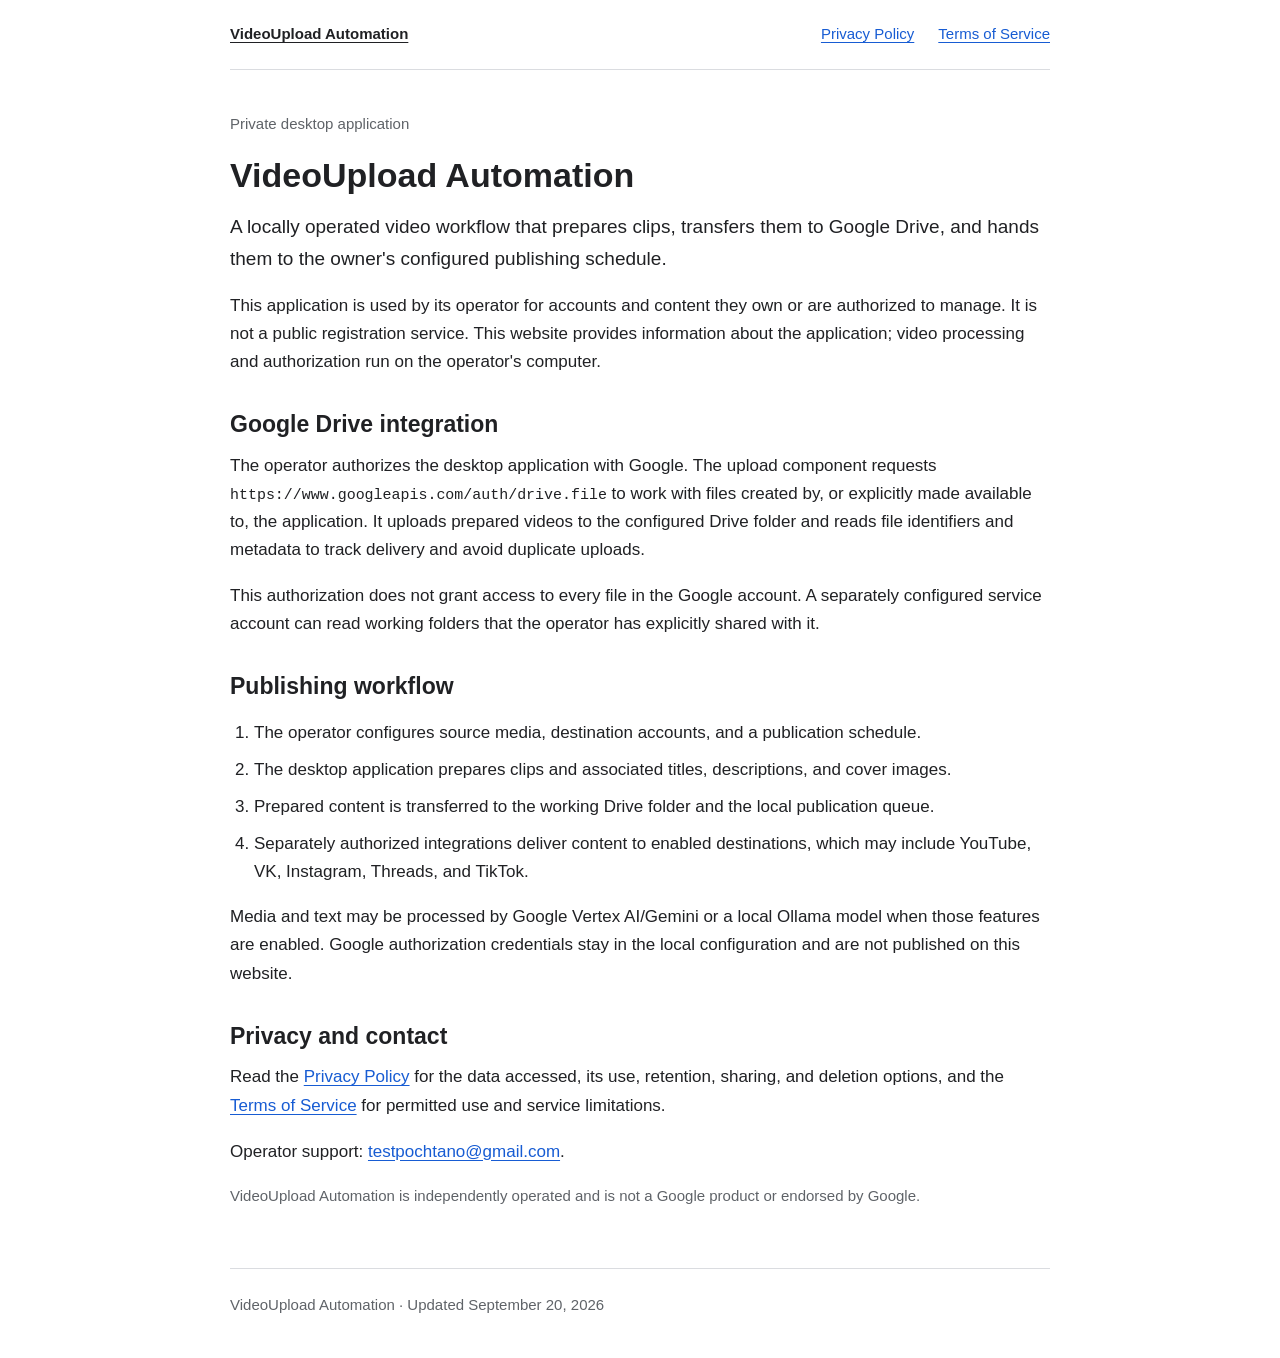
<file: drive/index.html>
<!doctype html>
<html lang="en">
<head>
  <meta charset="utf-8">
  <meta name="viewport" content="width=device-width, initial-scale=1">
  <meta name="description" content="VideoUpload Automation: a private desktop workflow for preparing video content and transferring it to the owner's Google Drive publishing queue.">
  <meta name="referrer" content="no-referrer">
  <title>VideoUpload Automation</title>
  <link rel="stylesheet" href="style.css">
</head>
<body>
  <header><nav aria-label="Main navigation"><a href="./" aria-current="page">VideoUpload Automation</a><a href="privacy.html">Privacy Policy</a><a href="terms.html">Terms of Service</a></nav></header>
  <main>
    <p class="meta">Private desktop application</p>
    <h1>VideoUpload Automation</h1>
    <p class="lead">A locally operated video workflow that prepares clips, transfers them to Google Drive, and hands them to the owner's configured publishing schedule.</p>
    <p>This application is used by its operator for accounts and content they own or are authorized to manage. It is not a public registration service. This website provides information about the application; video processing and authorization run on the operator's computer.</p>

    <h2>Google Drive integration</h2>
    <p>The operator authorizes the desktop application with Google. The upload component requests <code>https://www.googleapis.com/auth/drive.file</code> to work with files created by, or explicitly made available to, the application. It uploads prepared videos to the configured Drive folder and reads file identifiers and metadata to track delivery and avoid duplicate uploads.</p>
    <p>This authorization does not grant access to every file in the Google account. A separately configured service account can read working folders that the operator has explicitly shared with it.</p>

    <h2>Publishing workflow</h2>
    <ol>
      <li>The operator configures source media, destination accounts, and a publication schedule.</li>
      <li>The desktop application prepares clips and associated titles, descriptions, and cover images.</li>
      <li>Prepared content is transferred to the working Drive folder and the local publication queue.</li>
      <li>Separately authorized integrations deliver content to enabled destinations, which may include YouTube, VK, Instagram, Threads, and TikTok.</li>
    </ol>
    <p>Media and text may be processed by Google Vertex AI/Gemini or a local Ollama model when those features are enabled. Google authorization credentials stay in the local configuration and are not published on this website.</p>

    <h2>Privacy and contact</h2>
    <p>Read the <a href="privacy.html">Privacy Policy</a> for the data accessed, its use, retention, sharing, and deletion options, and the <a href="terms.html">Terms of Service</a> for permitted use and service limitations.</p>
    <p>Operator support: <a href="mailto:testpochtano@gmail.com">testpochtano@gmail.com</a>.</p>
    <p class="meta">VideoUpload Automation is independently operated and is not a Google product or endorsed by Google.</p>
  </main>
  <footer>VideoUpload Automation &middot; Updated September 20, 2026</footer>
</body>
</html>
</file>
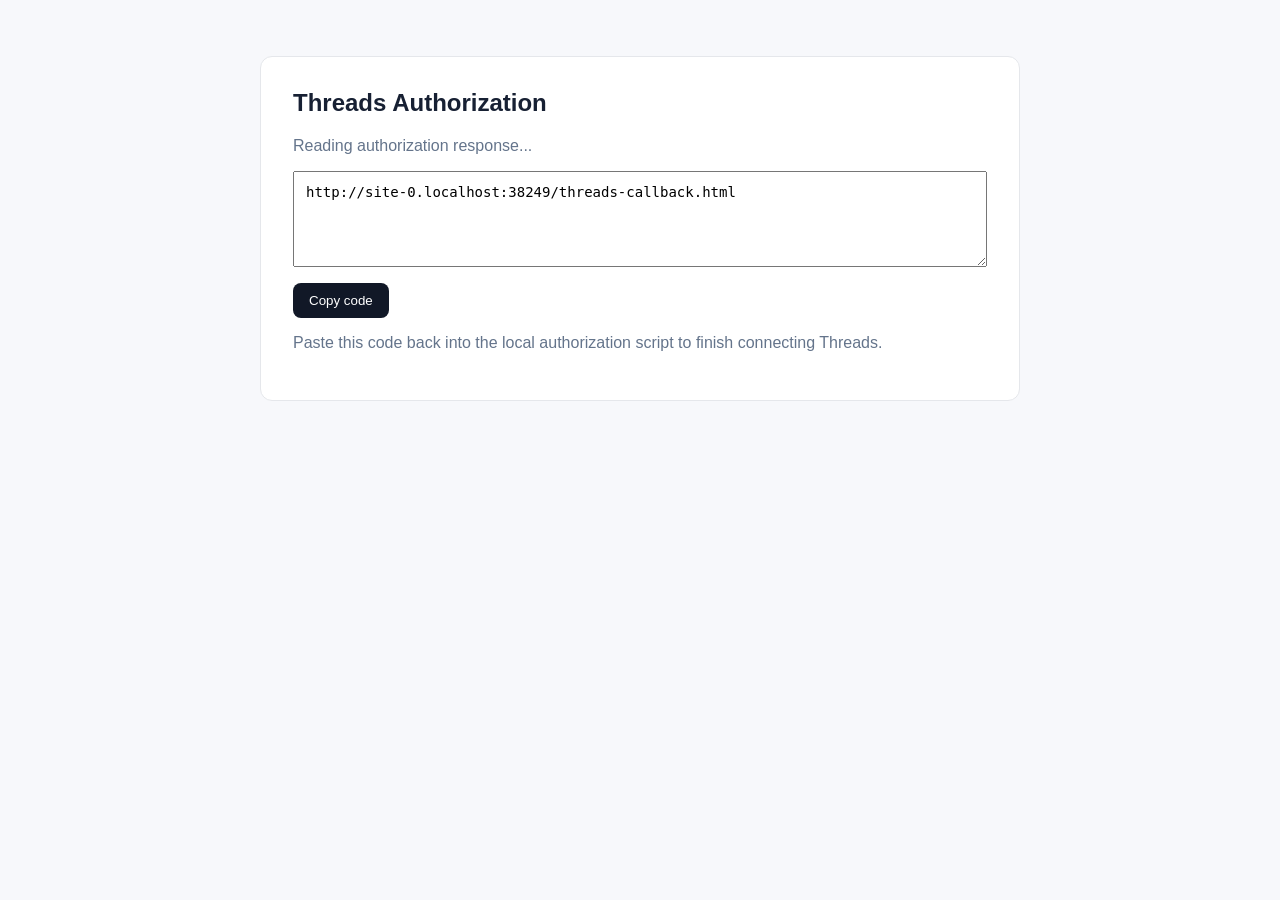
<file: threads-callback.html>
<!doctype html>
<html lang="en">
<head>
  <meta charset="utf-8">
  <meta name="viewport" content="width=device-width, initial-scale=1">
  <title>Threads Authorization Callback</title>
  <style>
    body { font-family: -apple-system, BlinkMacSystemFont, "Segoe UI", sans-serif; margin: 0; background: #f7f8fb; color: #172033; }
    main { max-width: 760px; margin: 0 auto; padding: 56px 24px; }
    section { background: #fff; border: 1px solid #e5e7eb; border-radius: 12px; padding: 32px; }
    h1 { margin-top: 0; }
    textarea { width: 100%; min-height: 96px; font: 14px ui-monospace, SFMono-Regular, Menlo, monospace; padding: 12px; box-sizing: border-box; }
    button { margin-top: 12px; padding: 10px 16px; border: 0; border-radius: 8px; background: #111827; color: #fff; cursor: pointer; }
    .error { color: #b91c1c; }
    .muted { color: #64748b; }
  </style>
</head>
<body>
  <main>
    <section>
      <h1>Threads Authorization</h1>
      <p id="status" class="muted">Reading authorization response...</p>
      <textarea id="code" readonly></textarea>
      <button id="copy" type="button">Copy code</button>
      <p class="muted">
        Paste this code back into the local authorization script to finish connecting Threads.
      </p>
    </section>
  </main>
  <script>
    var params = new URLSearchParams(window.location.search);
    var error = params.get("error") || params.get("error_message");
    var code = params.get("code");
    var status = document.getElementById("status");
    var box = document.getElementById("code");
    var copy = document.getElementById("copy");

    if (error) {
      status.textContent = "Authorization error: " + error;
      status.className = "error";
      box.value = window.location.href;
    } else if (code) {
      status.textContent = "Authorization code received. Copy it and return to Codex.";
      box.value = code;
    } else {
      status.textContent = "No authorization code was found in this URL.";
      status.className = "error";
      box.value = window.location.href;
    }

    copy.addEventListener("click", function () {
      box.select();
      document.execCommand("copy");
      copy.textContent = "Copied";
    });
  </script>
</body>
</html>
</file>
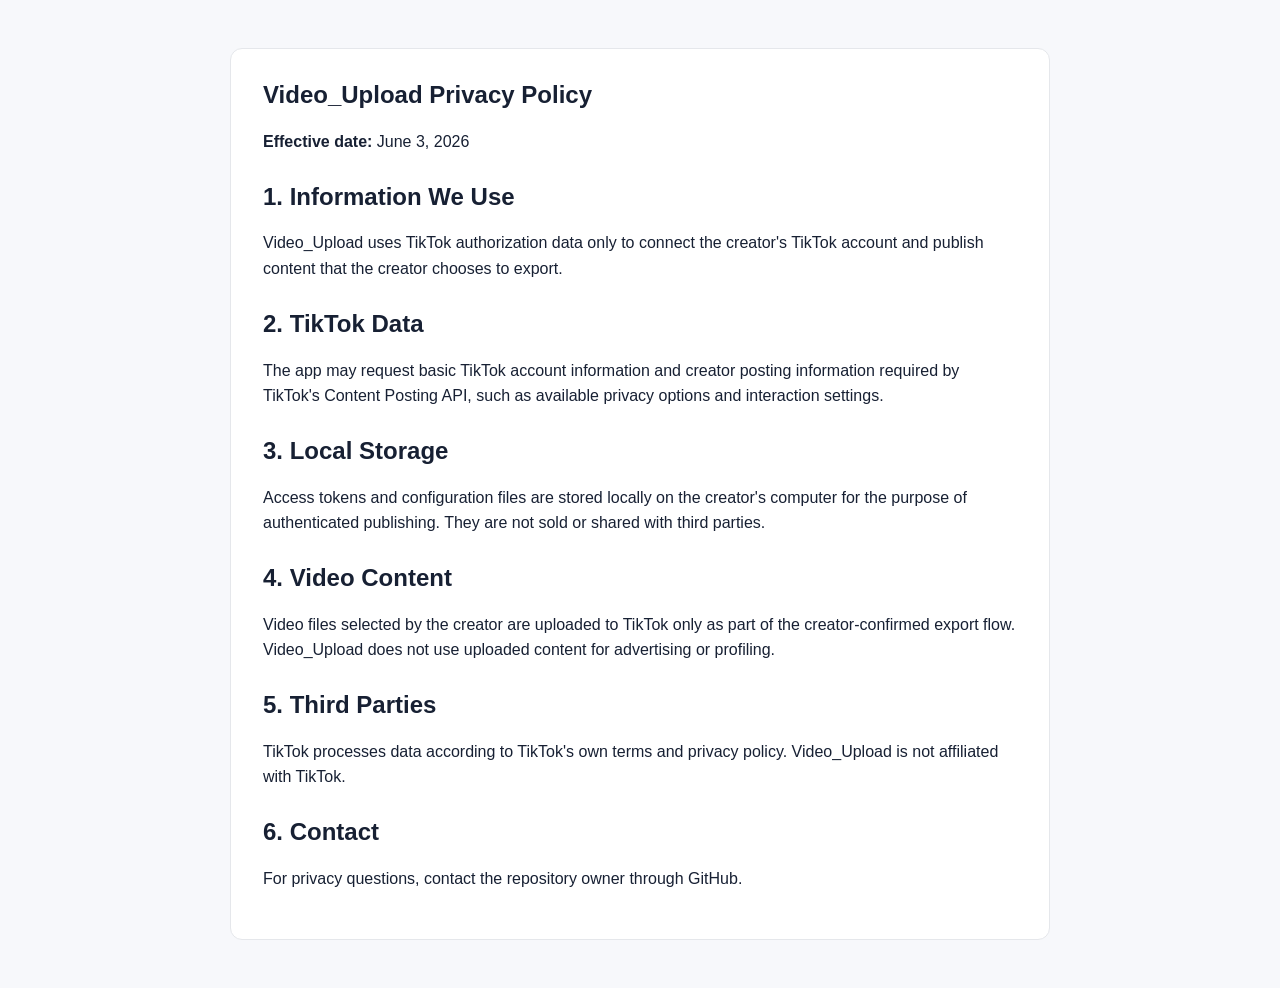
<file: video-upload-privacy.html>
<!doctype html>
<html lang="en">
<head>
  <meta charset="utf-8">
  <meta name="viewport" content="width=device-width, initial-scale=1">
  <title>Video_Upload Privacy Policy</title>
  <style>
    body { font-family: -apple-system, BlinkMacSystemFont, "Segoe UI", sans-serif; margin: 0; color: #172033; background: #f7f8fb; }
    main { max-width: 820px; margin: 0 auto; padding: 48px 24px; }
    article { background: #fff; border: 1px solid #e5e7eb; border-radius: 12px; padding: 32px; }
    h1 { margin-top: 0; }
    h2 { margin-top: 28px; }
    p, li { line-height: 1.6; }
  </style>
</head>
<body>
  <main>
    <article>
      <h1>Video_Upload Privacy Policy</h1>
      <p><strong>Effective date:</strong> June 3, 2026</p>

      <h2>1. Information We Use</h2>
      <p>
        Video_Upload uses TikTok authorization data only to connect the creator's TikTok account and
        publish content that the creator chooses to export.
      </p>

      <h2>2. TikTok Data</h2>
      <p>
        The app may request basic TikTok account information and creator posting information required
        by TikTok's Content Posting API, such as available privacy options and interaction settings.
      </p>

      <h2>3. Local Storage</h2>
      <p>
        Access tokens and configuration files are stored locally on the creator's computer for the
        purpose of authenticated publishing. They are not sold or shared with third parties.
      </p>

      <h2>4. Video Content</h2>
      <p>
        Video files selected by the creator are uploaded to TikTok only as part of the creator-confirmed
        export flow. Video_Upload does not use uploaded content for advertising or profiling.
      </p>

      <h2>5. Third Parties</h2>
      <p>
        TikTok processes data according to TikTok's own terms and privacy policy. Video_Upload is not
        affiliated with TikTok.
      </p>

      <h2>6. Contact</h2>
      <p>
        For privacy questions, contact the repository owner through GitHub.
      </p>
    </article>
  </main>
</body>
</html>
</file>
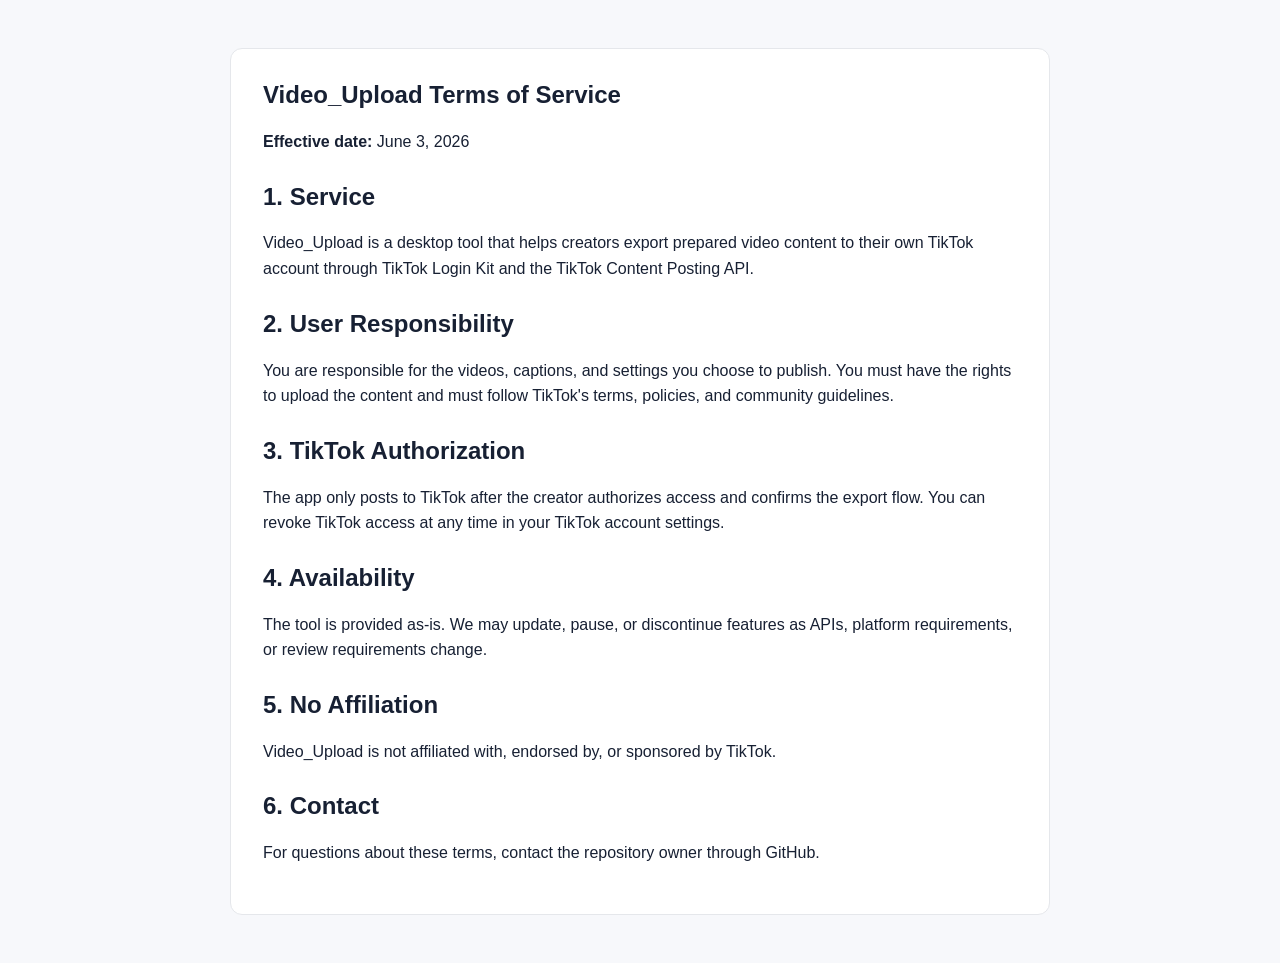
<file: video-upload-terms.html>
<!doctype html>
<html lang="en">
<head>
  <meta charset="utf-8">
  <meta name="viewport" content="width=device-width, initial-scale=1">
  <title>Video_Upload Terms of Service</title>
  <style>
    body { font-family: -apple-system, BlinkMacSystemFont, "Segoe UI", sans-serif; margin: 0; color: #172033; background: #f7f8fb; }
    main { max-width: 820px; margin: 0 auto; padding: 48px 24px; }
    article { background: #fff; border: 1px solid #e5e7eb; border-radius: 12px; padding: 32px; }
    h1 { margin-top: 0; }
    h2 { margin-top: 28px; }
    p, li { line-height: 1.6; }
  </style>
</head>
<body>
  <main>
    <article>
      <h1>Video_Upload Terms of Service</h1>
      <p><strong>Effective date:</strong> June 3, 2026</p>

      <h2>1. Service</h2>
      <p>
        Video_Upload is a desktop tool that helps creators export prepared video content to their own
        TikTok account through TikTok Login Kit and the TikTok Content Posting API.
      </p>

      <h2>2. User Responsibility</h2>
      <p>
        You are responsible for the videos, captions, and settings you choose to publish. You must have
        the rights to upload the content and must follow TikTok's terms, policies, and community guidelines.
      </p>

      <h2>3. TikTok Authorization</h2>
      <p>
        The app only posts to TikTok after the creator authorizes access and confirms the export flow.
        You can revoke TikTok access at any time in your TikTok account settings.
      </p>

      <h2>4. Availability</h2>
      <p>
        The tool is provided as-is. We may update, pause, or discontinue features as APIs, platform
        requirements, or review requirements change.
      </p>

      <h2>5. No Affiliation</h2>
      <p>
        Video_Upload is not affiliated with, endorsed by, or sponsored by TikTok.
      </p>

      <h2>6. Contact</h2>
      <p>
        For questions about these terms, contact the repository owner through GitHub.
      </p>
    </article>
  </main>
</body>
</html>
</file>
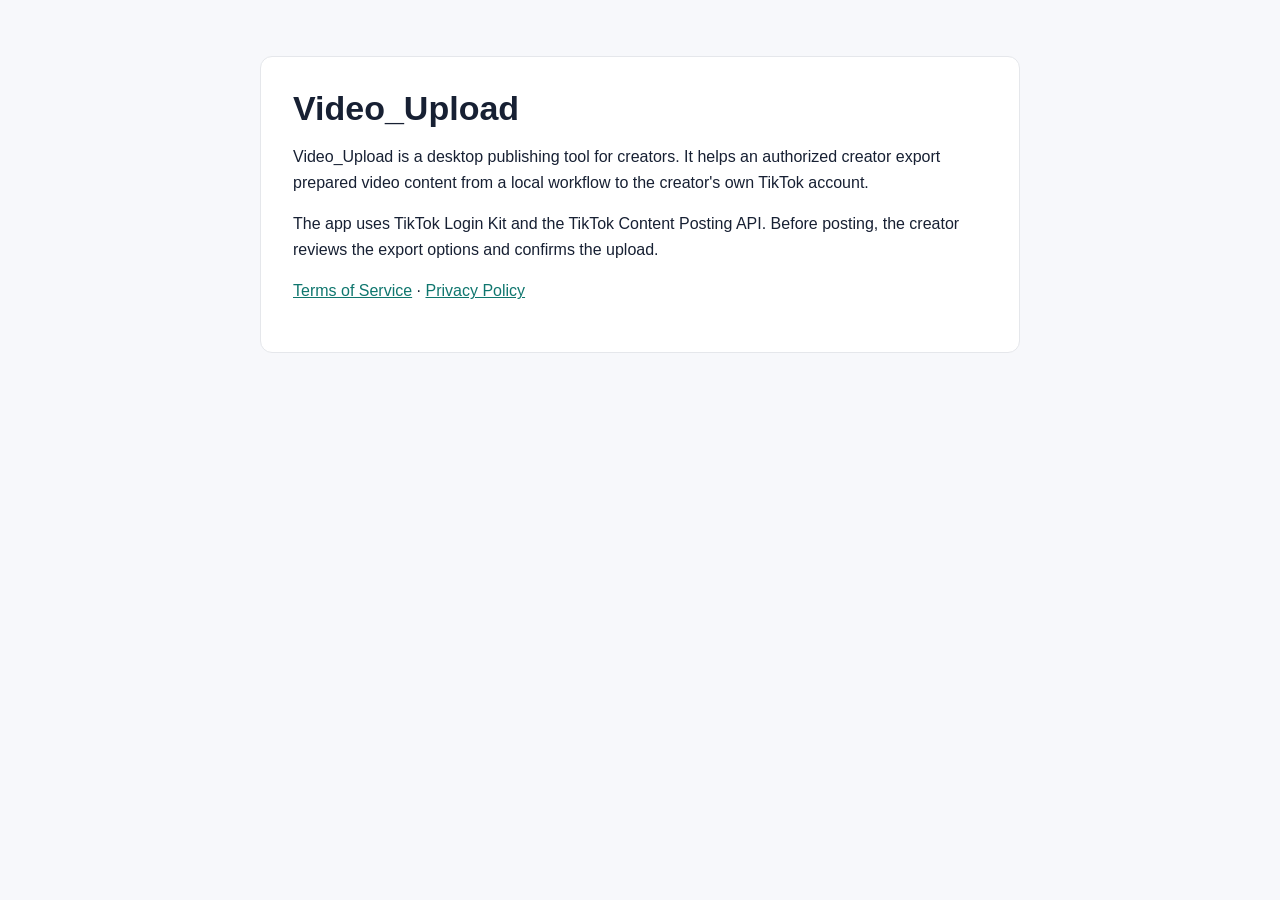
<file: video-upload.html>
<!doctype html>
<html lang="en">
<head>
  <meta charset="utf-8">
  <meta name="viewport" content="width=device-width, initial-scale=1">
  <title>Video_Upload</title>
  <style>
    body { font-family: -apple-system, BlinkMacSystemFont, "Segoe UI", sans-serif; margin: 0; color: #172033; background: #f7f8fb; }
    main { max-width: 760px; margin: 0 auto; padding: 56px 24px; }
    section { background: #fff; border: 1px solid #e5e7eb; border-radius: 12px; padding: 32px; }
    h1 { margin: 0 0 12px; font-size: 34px; }
    p { line-height: 1.6; }
    a { color: #0f766e; }
  </style>
</head>
<body>
  <main>
    <section>
      <h1>Video_Upload</h1>
      <p>
        Video_Upload is a desktop publishing tool for creators. It helps an authorized creator export
        prepared video content from a local workflow to the creator's own TikTok account.
      </p>
      <p>
        The app uses TikTok Login Kit and the TikTok Content Posting API. Before posting, the creator
        reviews the export options and confirms the upload.
      </p>
      <p>
        <a href="video-upload-terms.html">Terms of Service</a> ·
        <a href="video-upload-privacy.html">Privacy Policy</a>
      </p>
    </section>
  </main>
</body>
</html>
</file>
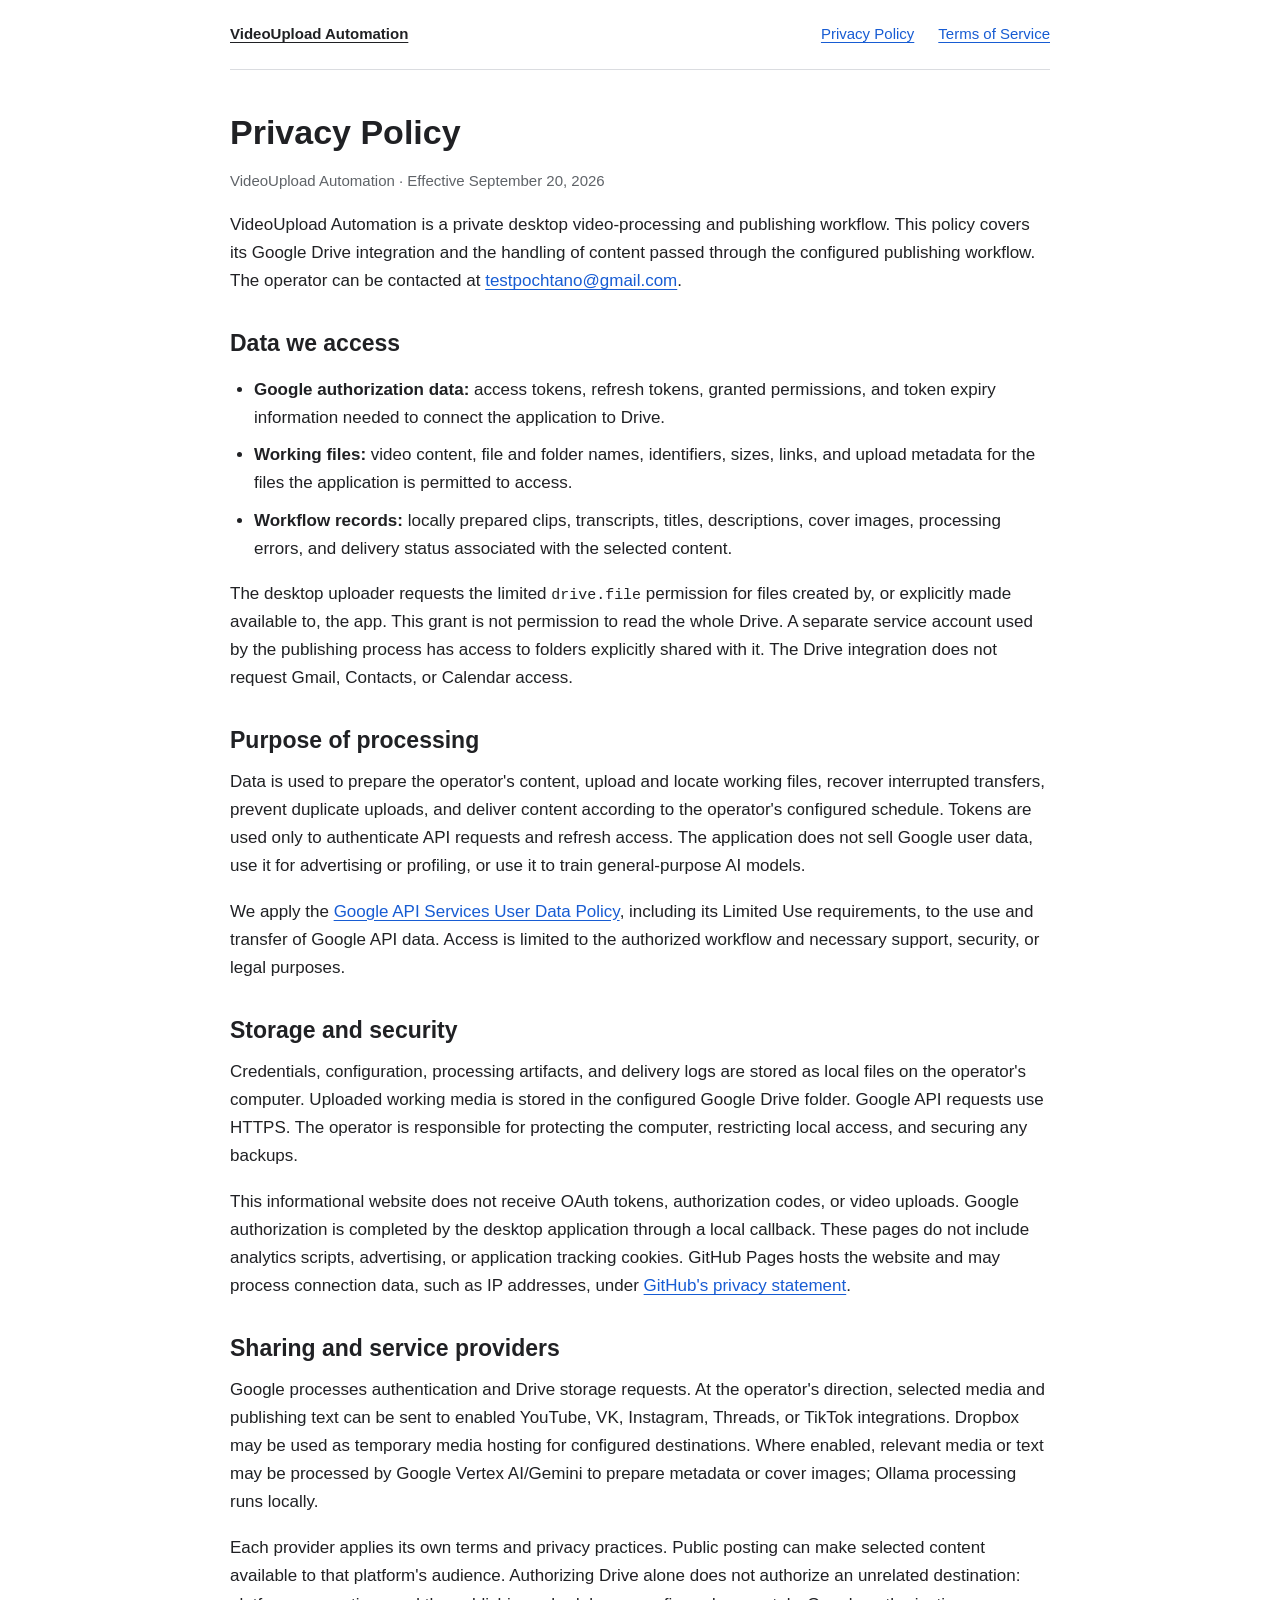
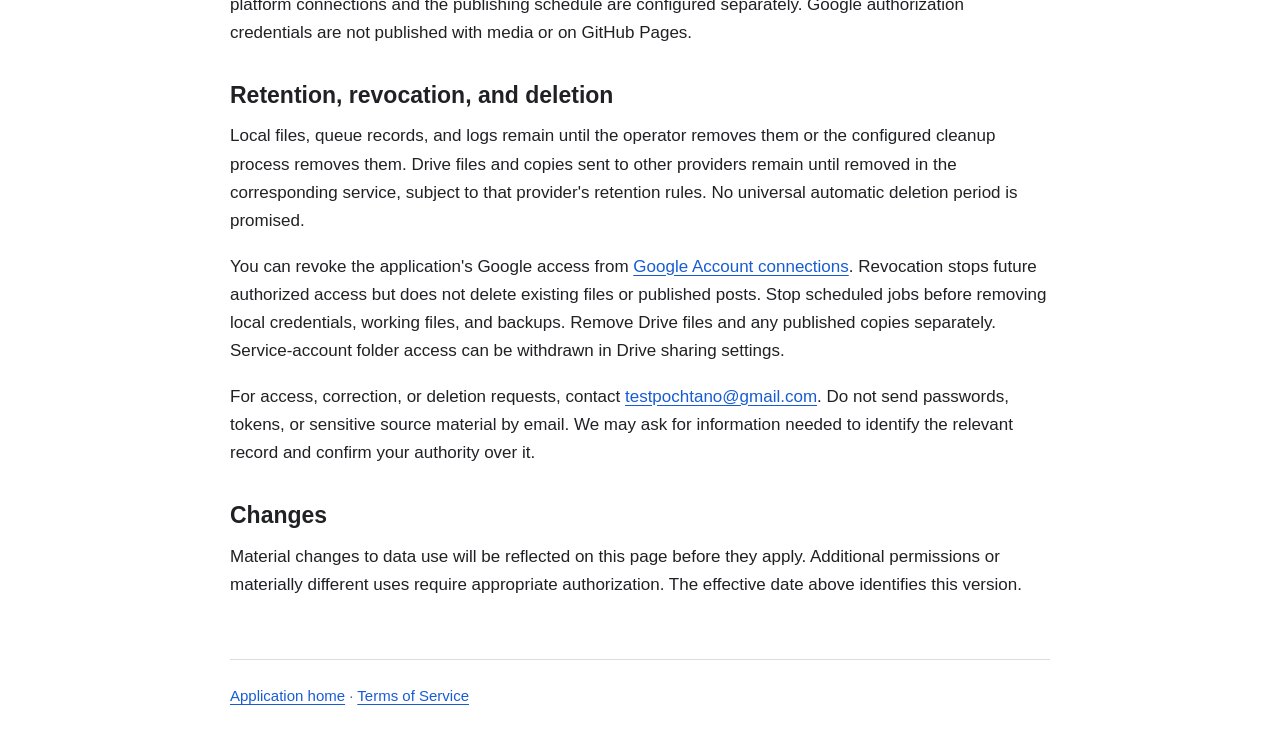
<file: drive/privacy.html>
<!doctype html>
<html lang="en">
<head>
  <meta charset="utf-8">
  <meta name="viewport" content="width=device-width, initial-scale=1">
  <meta name="description" content="How VideoUpload Automation accesses, uses, stores, and shares Google Drive data, and how to revoke access or request deletion.">
  <meta name="referrer" content="no-referrer">
  <title>Privacy Policy | VideoUpload Automation</title>
  <link rel="stylesheet" href="style.css">
</head>
<body>
  <header><nav aria-label="Main navigation"><a href="./">VideoUpload Automation</a><a href="privacy.html" aria-current="page">Privacy Policy</a><a href="terms.html">Terms of Service</a></nav></header>
  <main>
    <h1>Privacy Policy</h1>
    <p class="meta">VideoUpload Automation &middot; Effective September 20, 2026</p>
    <p>VideoUpload Automation is a private desktop video-processing and publishing workflow. This policy covers its Google Drive integration and the handling of content passed through the configured publishing workflow. The operator can be contacted at <a href="mailto:testpochtano@gmail.com">testpochtano@gmail.com</a>.</p>

    <h2>Data we access</h2>
    <ul>
      <li><strong>Google authorization data:</strong> access tokens, refresh tokens, granted permissions, and token expiry information needed to connect the application to Drive.</li>
      <li><strong>Working files:</strong> video content, file and folder names, identifiers, sizes, links, and upload metadata for the files the application is permitted to access.</li>
      <li><strong>Workflow records:</strong> locally prepared clips, transcripts, titles, descriptions, cover images, processing errors, and delivery status associated with the selected content.</li>
    </ul>
    <p>The desktop uploader requests the limited <code>drive.file</code> permission for files created by, or explicitly made available to, the app. This grant is not permission to read the whole Drive. A separate service account used by the publishing process has access to folders explicitly shared with it. The Drive integration does not request Gmail, Contacts, or Calendar access.</p>

    <h2>Purpose of processing</h2>
    <p>Data is used to prepare the operator's content, upload and locate working files, recover interrupted transfers, prevent duplicate uploads, and deliver content according to the operator's configured schedule. Tokens are used only to authenticate API requests and refresh access. The application does not sell Google user data, use it for advertising or profiling, or use it to train general-purpose AI models.</p>
    <p>We apply the <a href="https://developers.google.com/terms/api-services-user-data-policy">Google API Services User Data Policy</a>, including its Limited Use requirements, to the use and transfer of Google API data. Access is limited to the authorized workflow and necessary support, security, or legal purposes.</p>

    <h2>Storage and security</h2>
    <p>Credentials, configuration, processing artifacts, and delivery logs are stored as local files on the operator's computer. Uploaded working media is stored in the configured Google Drive folder. Google API requests use HTTPS. The operator is responsible for protecting the computer, restricting local access, and securing any backups.</p>
    <p>This informational website does not receive OAuth tokens, authorization codes, or video uploads. Google authorization is completed by the desktop application through a local callback. These pages do not include analytics scripts, advertising, or application tracking cookies. GitHub Pages hosts the website and may process connection data, such as IP addresses, under <a href="https://docs.github.com/en/site-policy/privacy-policies/github-general-privacy-statement">GitHub's privacy statement</a>.</p>

    <h2>Sharing and service providers</h2>
    <p>Google processes authentication and Drive storage requests. At the operator's direction, selected media and publishing text can be sent to enabled YouTube, VK, Instagram, Threads, or TikTok integrations. Dropbox may be used as temporary media hosting for configured destinations. Where enabled, relevant media or text may be processed by Google Vertex AI/Gemini to prepare metadata or cover images; Ollama processing runs locally.</p>
    <p>Each provider applies its own terms and privacy practices. Public posting can make selected content available to that platform's audience. Authorizing Drive alone does not authorize an unrelated destination: platform connections and the publishing schedule are configured separately. Google authorization credentials are not published with media or on GitHub Pages.</p>

    <h2>Retention, revocation, and deletion</h2>
    <p>Local files, queue records, and logs remain until the operator removes them or the configured cleanup process removes them. Drive files and copies sent to other providers remain until removed in the corresponding service, subject to that provider's retention rules. No universal automatic deletion period is promised.</p>
    <p>You can revoke the application's Google access from <a href="https://myaccount.google.com/connections">Google Account connections</a>. Revocation stops future authorized access but does not delete existing files or published posts. Stop scheduled jobs before removing local credentials, working files, and backups. Remove Drive files and any published copies separately. Service-account folder access can be withdrawn in Drive sharing settings.</p>
    <p>For access, correction, or deletion requests, contact <a href="mailto:testpochtano@gmail.com">testpochtano@gmail.com</a>. Do not send passwords, tokens, or sensitive source material by email. We may ask for information needed to identify the relevant record and confirm your authority over it.</p>

    <h2>Changes</h2>
    <p>Material changes to data use will be reflected on this page before they apply. Additional permissions or materially different uses require appropriate authorization. The effective date above identifies this version.</p>
  </main>
  <footer><a href="./">Application home</a> &middot; <a href="terms.html">Terms of Service</a></footer>
</body>
</html>
</file>
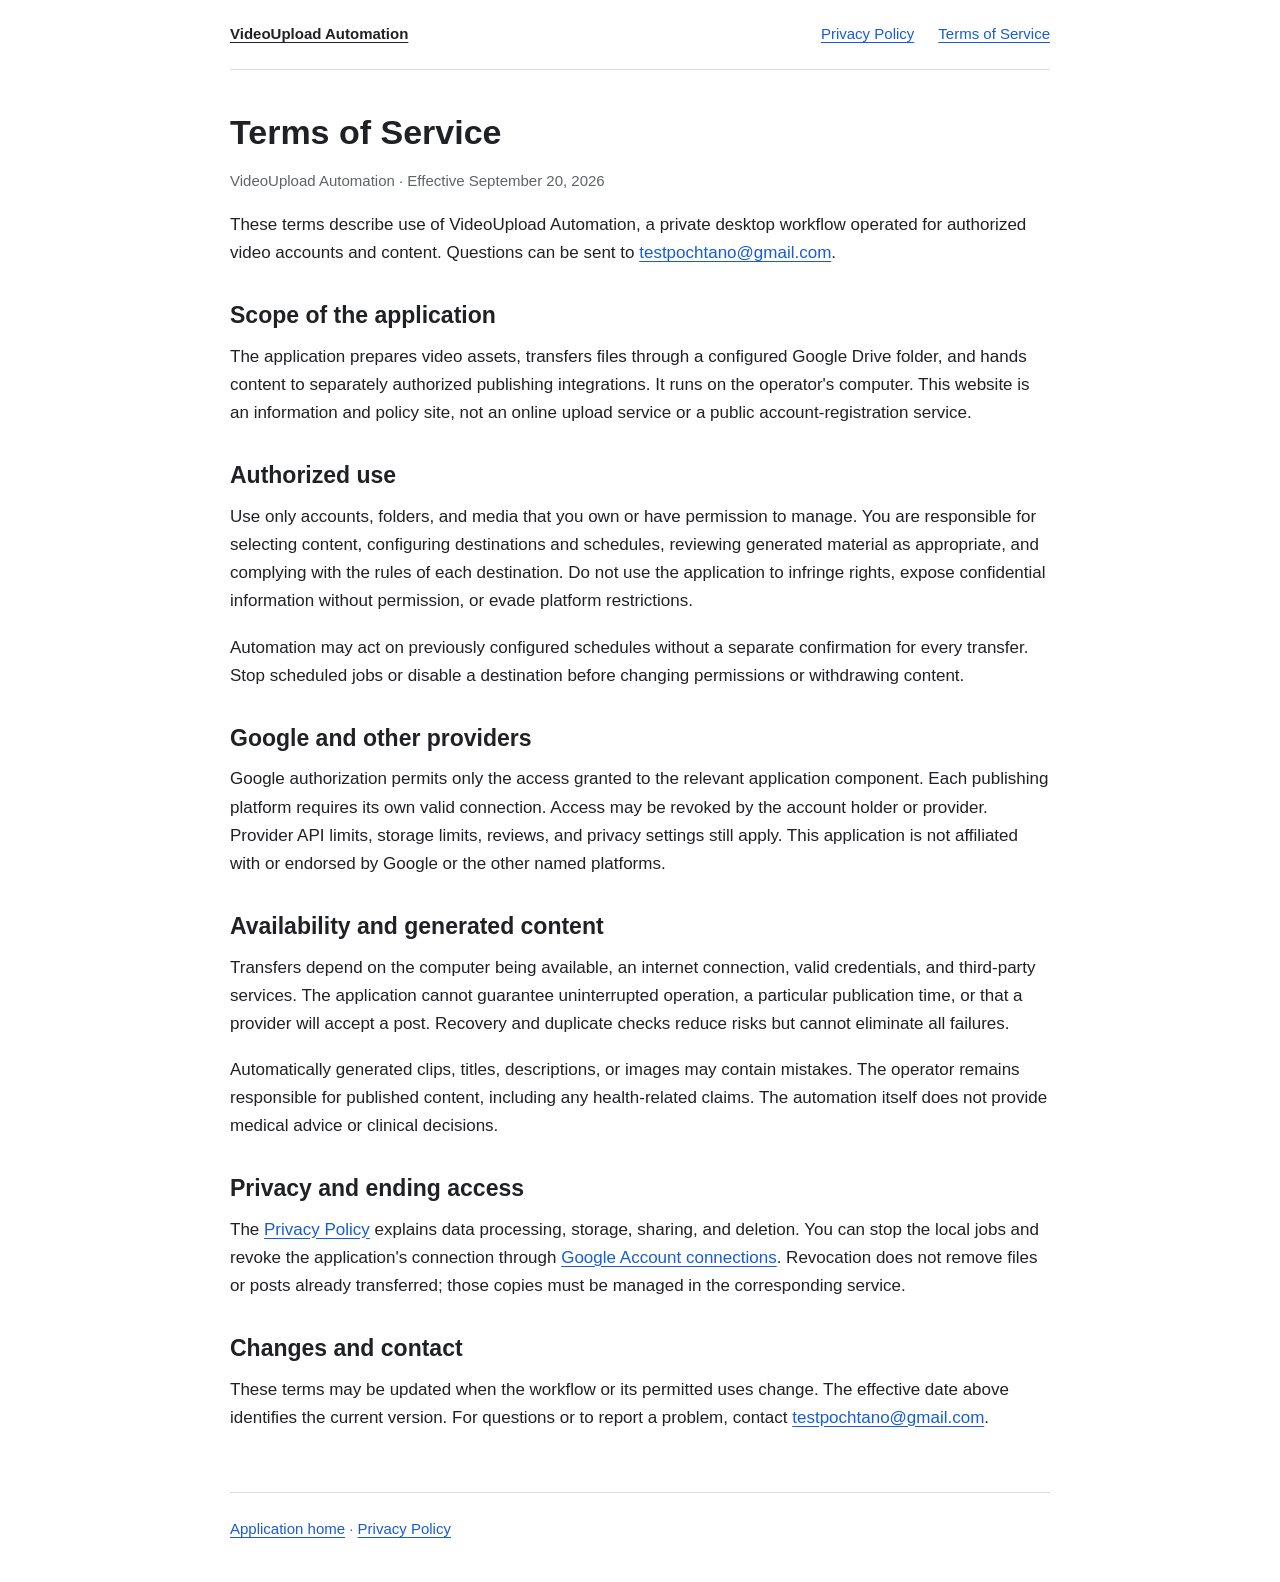
<file: drive/terms.html>
<!doctype html>
<html lang="en">
<head>
  <meta charset="utf-8">
  <meta name="viewport" content="width=device-width, initial-scale=1">
  <meta name="description" content="Terms for the private VideoUpload Automation desktop workflow and its Google Drive integration.">
  <meta name="referrer" content="no-referrer">
  <title>Terms of Service | VideoUpload Automation</title>
  <link rel="stylesheet" href="style.css">
</head>
<body>
  <header><nav aria-label="Main navigation"><a href="./">VideoUpload Automation</a><a href="privacy.html">Privacy Policy</a><a href="terms.html" aria-current="page">Terms of Service</a></nav></header>
  <main>
    <h1>Terms of Service</h1>
    <p class="meta">VideoUpload Automation &middot; Effective September 20, 2026</p>
    <p>These terms describe use of VideoUpload Automation, a private desktop workflow operated for authorized video accounts and content. Questions can be sent to <a href="mailto:testpochtano@gmail.com">testpochtano@gmail.com</a>.</p>

    <h2>Scope of the application</h2>
    <p>The application prepares video assets, transfers files through a configured Google Drive folder, and hands content to separately authorized publishing integrations. It runs on the operator's computer. This website is an information and policy site, not an online upload service or a public account-registration service.</p>

    <h2>Authorized use</h2>
    <p>Use only accounts, folders, and media that you own or have permission to manage. You are responsible for selecting content, configuring destinations and schedules, reviewing generated material as appropriate, and complying with the rules of each destination. Do not use the application to infringe rights, expose confidential information without permission, or evade platform restrictions.</p>
    <p>Automation may act on previously configured schedules without a separate confirmation for every transfer. Stop scheduled jobs or disable a destination before changing permissions or withdrawing content.</p>

    <h2>Google and other providers</h2>
    <p>Google authorization permits only the access granted to the relevant application component. Each publishing platform requires its own valid connection. Access may be revoked by the account holder or provider. Provider API limits, storage limits, reviews, and privacy settings still apply. This application is not affiliated with or endorsed by Google or the other named platforms.</p>

    <h2>Availability and generated content</h2>
    <p>Transfers depend on the computer being available, an internet connection, valid credentials, and third-party services. The application cannot guarantee uninterrupted operation, a particular publication time, or that a provider will accept a post. Recovery and duplicate checks reduce risks but cannot eliminate all failures.</p>
    <p>Automatically generated clips, titles, descriptions, or images may contain mistakes. The operator remains responsible for published content, including any health-related claims. The automation itself does not provide medical advice or clinical decisions.</p>

    <h2>Privacy and ending access</h2>
    <p>The <a href="privacy.html">Privacy Policy</a> explains data processing, storage, sharing, and deletion. You can stop the local jobs and revoke the application's connection through <a href="https://myaccount.google.com/connections">Google Account connections</a>. Revocation does not remove files or posts already transferred; those copies must be managed in the corresponding service.</p>

    <h2>Changes and contact</h2>
    <p>These terms may be updated when the workflow or its permitted uses change. The effective date above identifies the current version. For questions or to report a problem, contact <a href="mailto:testpochtano@gmail.com">testpochtano@gmail.com</a>.</p>
  </main>
  <footer><a href="./">Application home</a> &middot; <a href="privacy.html">Privacy Policy</a></footer>
</body>
</html>
</file>
<file: drive/style.css>
:root { color-scheme: light; font-family: -apple-system, BlinkMacSystemFont, "Segoe UI", sans-serif; color: #202124; background: #ffffff; }
* { box-sizing: border-box; }
body { margin: 0; font-size: 17px; line-height: 1.65; }
header, main, footer { width: min(100% - 40px, 820px); margin-inline: auto; }
header { padding-block: 22px; border-bottom: 1px solid #dadce0; }
nav { display: flex; flex-wrap: wrap; gap: 12px 24px; align-items: center; }
nav a { font-size: 15px; }
nav a:first-child { color: #202124; font-weight: 700; margin-right: auto; }
main { padding-block: 42px; min-height: 60vh; }
h1 { font-size: 34px; line-height: 1.2; margin: 0 0 16px; font-weight: 700; }
h2 { font-size: 23px; line-height: 1.3; margin: 34px 0 12px; }
p { margin: 0 0 18px; }
a { color: #175cd3; text-underline-offset: 3px; overflow-wrap: anywhere; }
a:hover { color: #103e8a; }
a:focus-visible { outline: 3px solid #16855a; outline-offset: 4px; }
li { margin-bottom: 9px; }
ul, ol { padding-left: 24px; }
code { font-size: 0.88em; overflow-wrap: anywhere; }
.meta { color: #5f6368; font-size: 15px; }
.lead { font-size: 19px; }
footer { border-top: 1px solid #dadce0; padding-block: 24px 40px; font-size: 15px; color: #5f6368; }
@media (max-width: 480px) { h1 { font-size: 28px; } main { padding-block: 28px; } nav a:first-child { flex-basis: 100%; } }
</file>
